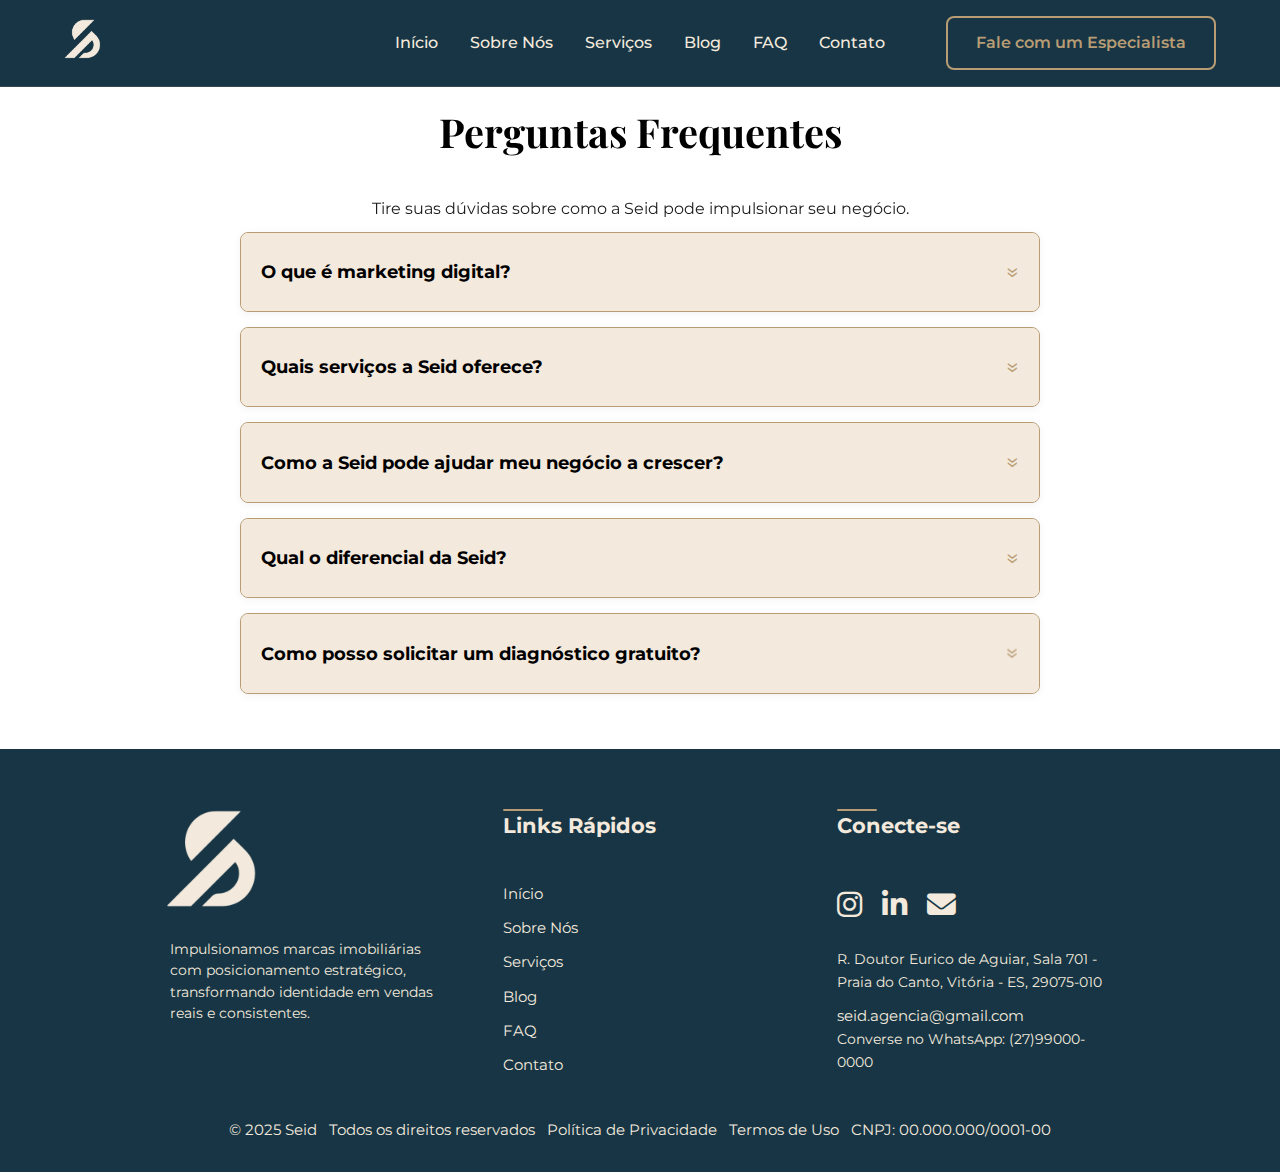
<file: faq.html>
<!DOCTYPE html>
<html lang="pt-BR">
<head>
    <meta charset="UTF-8">
    <meta name="viewport" content="width=device-width, initial-scale=1.0">
    <title>Contato - Agência SEID</title>
    <link rel="stylesheet" href="css/style.css">
    <link rel="stylesheet" href="https://cdnjs.cloudflare.com/ajax/libs/font-awesome/6.4.0/css/all.min.css">
    <link rel="stylesheet" href="https://unpkg.com/aos@next/dist/aos.css"/>
    <link rel="stylesheet" href="https://unpkg.com/swiper/swiper-bundle.min.css"/>
</head>
<body>
    <!-- Header | Cabeçalho -->
    <header>
        <nav class="navbar">
            <a href="index.html" class="logo"><img src="images/LogoSEID-champanhe.png" alt="Logo SEID"></a>
            <ul class="nav-links">
                <li><a href="index.html">Início</a></li>
                <li><a href="sobre.html">Sobre Nós</a></li>
                <li><a href="servicos.html">Serviços</a></li>
                <li><a href="blog.html">Blog</a></li>
                <li><a href="faq.html">FAQ</a></li>
                <li><a href="contato.html">Contato</a></li>
            </ul>
            <a href="contato.html" class="cta-button-nav">Fale com um Especialista</a>
        </nav>
    </header>

    <!-- Main -->
    <main> 

        <!-- Seção FAQ-->
        <section class="faq" id="faq">
            <div class="container">
                
                <!-- Texto acima do FAQ -->
                <h2 class="faq-tittle" data-aos="fade-up">Perguntas Frequentes</h2>
                <p class="faq-p" data-aos="fade-up" data-aos-delay="100">Tire suas dúvidas sobre como a Seid pode impulsionar seu negócio.</p>
                
                <!-- Conteúdo FAQ -->
                <div class="faq-container">
                    <!-- 1° Pergunta FAQ -->
                    <div class="faq-item">
                        <div class="faq-question" data-aos="fade-up">
                            <h3>O que é marketing digital?</h3>
                            <span class="faq-toggle-icon">»</span>
                        </div>
                        <!-- 1° Resposta FAQ -->
                        <div class="faq-answer">
                            <p>Marketing digital é o conjunto de estratégias e ações de marketing que utilizam canais digitais (como internet, redes sociais, e-mail, aplicativos) para promover produtos, serviços ou marcas. Ele permite alcançar um público muito maior, segmentar campanhas e medir resultados de forma precisa.</p>
                        </div>
                    </div>

                    <!-- 2° Pergunta FAQ -->
                    <div class="faq-item">
                        <div class="faq-question" data-aos="fade-up" data-aos-delay="150">
                            <h3>Quais serviços a Seid oferece?</h3>
                            <span class="faq-toggle-icon">»</span>
                        </div>
                        <!-- 2° Resposta FAQ -->
                        <div class="faq-answer">
                            <p>A Seid oferece soluções completas em marketing e vendas, incluindo: diagnóstico estratégico, planejamento de marca, gestão de redes sociais, copywriting, produção audiovisual (vídeos, fotografia), tráfego pago, SEO, automação de marketing e vendas, e análise de funil.</p>
                        </div>
                    </div>

                    <!-- 3° Pergunta FAQ -->
                    <div class="faq-item">
                        <div class="faq-question" data-aos="fade-up" data-aos-delay="200">
                            <h3>Como a Seid pode ajudar meu negócio a crescer?</h3>
                            <span class="faq-toggle-icon">»</span>
                        </div>
                        <!-- 3° Resposta FAQ -->
                        <div class="faq-answer">
                            <p>Nós combinamos estratégia, criatividade e performance para atrair, engajar e converter clientes. Através de um planejamento personalizado, conteúdo relevante e campanhas de tráfego pago otimizadas, aumentamos sua visibilidade, geramos leads qualificados e impulsionamos suas vendas.</p>
                        </div>
                    </div>

                    <!-- 4° Pergunta FAQ -->
                    <div class="faq-item">
                        <div class="faq-question" data-aos="fade-up" data-aos-delay="250">
                            <h3>Qual o diferencial da Seid?</h3>
                            <span class="faq-toggle-icon">»</span>
                        </div>
                        <!-- 4° Resposta FAQ -->
                        <div class="faq-answer">
                            <p>Nosso diferencial está na abordagem 360°, que integra todas as etapas do funil de vendas, desde a estratégia até a conversão. Somos obcecados por resultados e oferecemos soluções personalizadas, com uma equipe multidisciplinar que entende o seu negócio e transforma desafios em oportunidades de crescimento.</p>
                        </div>
                    </div>

                    <!-- 5° Pergunta FAQ -->
                    <div class="faq-item" data-aos="fade-up" data-aos-delay="300">
                        <div class="faq-question">
                            <h3>Como posso solicitar um diagnóstico gratuito?</h3>
                            <span class="faq-toggle-icon">»</span>
                        </div>
                        <!-- 5° Resposta FAQ -->
                        <div class="faq-answer">
                            <p>É simples! Basta preencher o formulário de contato nesta página, ou clicar no botão "Fale com um Especialista" no cabeçalho. Nossa equipe entrará em contato para agendar uma conversa e entender suas necessidades.</p>
                        </div>
                    </div>
                </div>
            </div>
        </section>
    </main>

    <!-- Footer | Rodapé -->
    <footer class="main-footer">
        <div class="footer-content">
            <div class="footer-column footer-about">
                <div class="footer-logo">
                    <img src="images/LogoSEID-champanhe.png" alt="Logo da Seid" class="footer-logo-img">
                    </div>
                <p>Impulsionamos marcas imobiliárias com posicionamento estratégico, transformando identidade em vendas reais e consistentes.</p>
            </div>
            <div class="footer-column footer-links">
                <h4>Links Rápidos</h4>
                <ul>
                    <li><a href="#index.html">Início</a></li>
                    <li><a href="sobre.html">Sobre Nós</a></li>
                    <li><a href="servicos.html">Serviços</a></li>
                    <li><a href="blog.html">Blog</a></li>
                    <li><a href="faq.html">FAQ</a></li>
                    <li><a href="contato.html">Contato</a></li>
                </ul>
            </div>
            <div class="footer-column footer-connect">
                <h4>Conecte-se</h4>
                <div class="social-icons-footer">
                    <a href="https://www.instagram.com/seid.mkt/" target="_blank" aria-label="instagram"><i class="fab fa-instagram"></i></a>
                    <a href="https://www.linkedin.com/in/pedro-borborema-269a45379/" target="_blank" aria-label="LinkedIn"><i class="fab fa-linkedin-in"></i></a>
                    <a href="mailto:seidagencia@gmail.com" aria-label="Email"><i class="fas fa-envelope"></i></a>
                </div>
                <p class="footer-address"><a>R. Doutor Eurico de Aguiar, Sala 701 - Praia do Canto, Vitória - ES, 29075-010</a></p>
                <p class="footer-email"><a href="mailto:seid.agencia@gmail.com" target="_blank">seid.agencia@gmail.com</a></p>
                <p class="footer-phone"><a href="https://wa.me/27990000000?text=Ol%C3%A1%2C%20vim%20do%20site" target="_blank">Converse no WhatsApp: (27)99000-0000</a></p>
            </div>
        </div>
        <div class="footer-bottom">
            <div class="footer-item">&copy; 2025 Seid</div>
            <div class="footer-item">Todos os direitos reservados</div>
            <div class="footer-item">Política de Privacidade</div>
            <div class="footer-item">Termos de Uso</div>
            <div class="footer-item">CNPJ: 00.000.000/0001-00</div>
        </div>
    </footer>

    <!-- Scripts -->
    <script src="https://unpkg.com/aos@next/dist/aos.js"></script>
    <script src="https://unpkg.com/swiper/swiper-bundle.min.js"></script>

    <script src="js/script.js"></script>
</body>
</html>
</file>
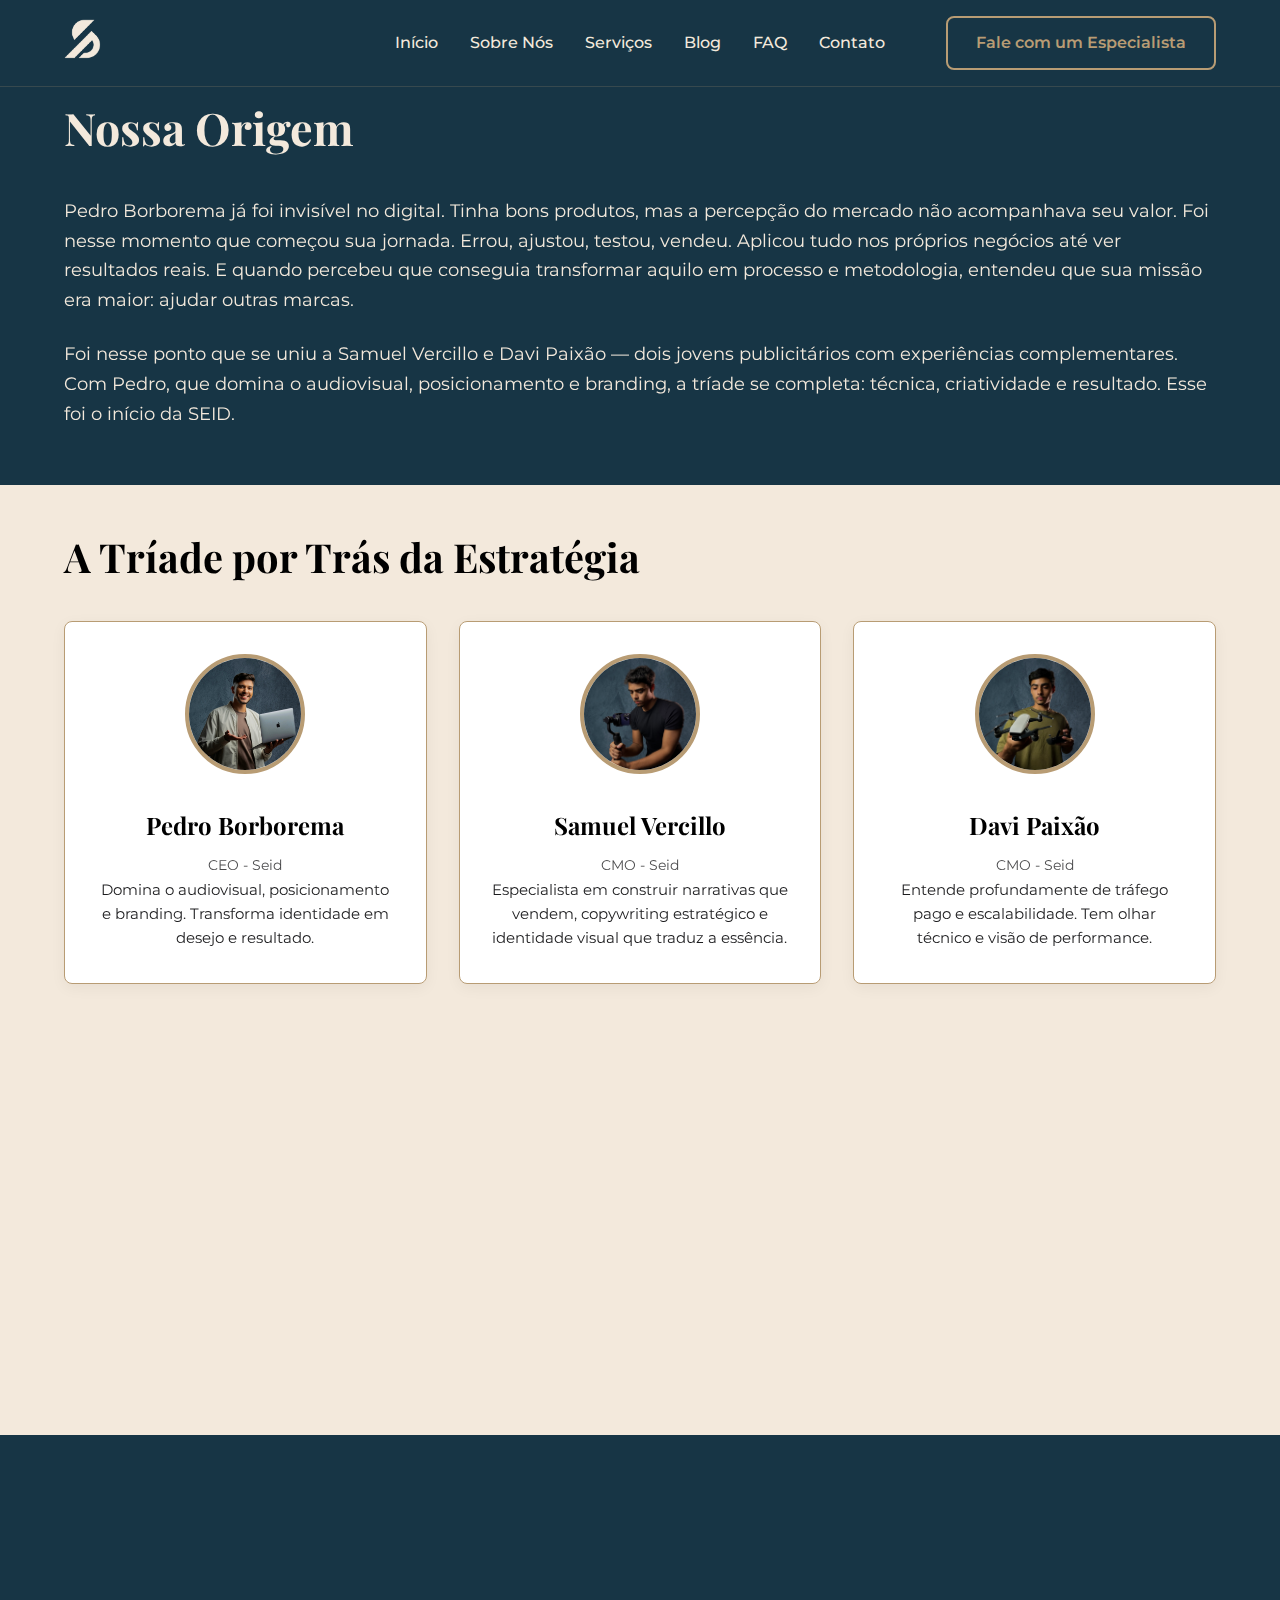
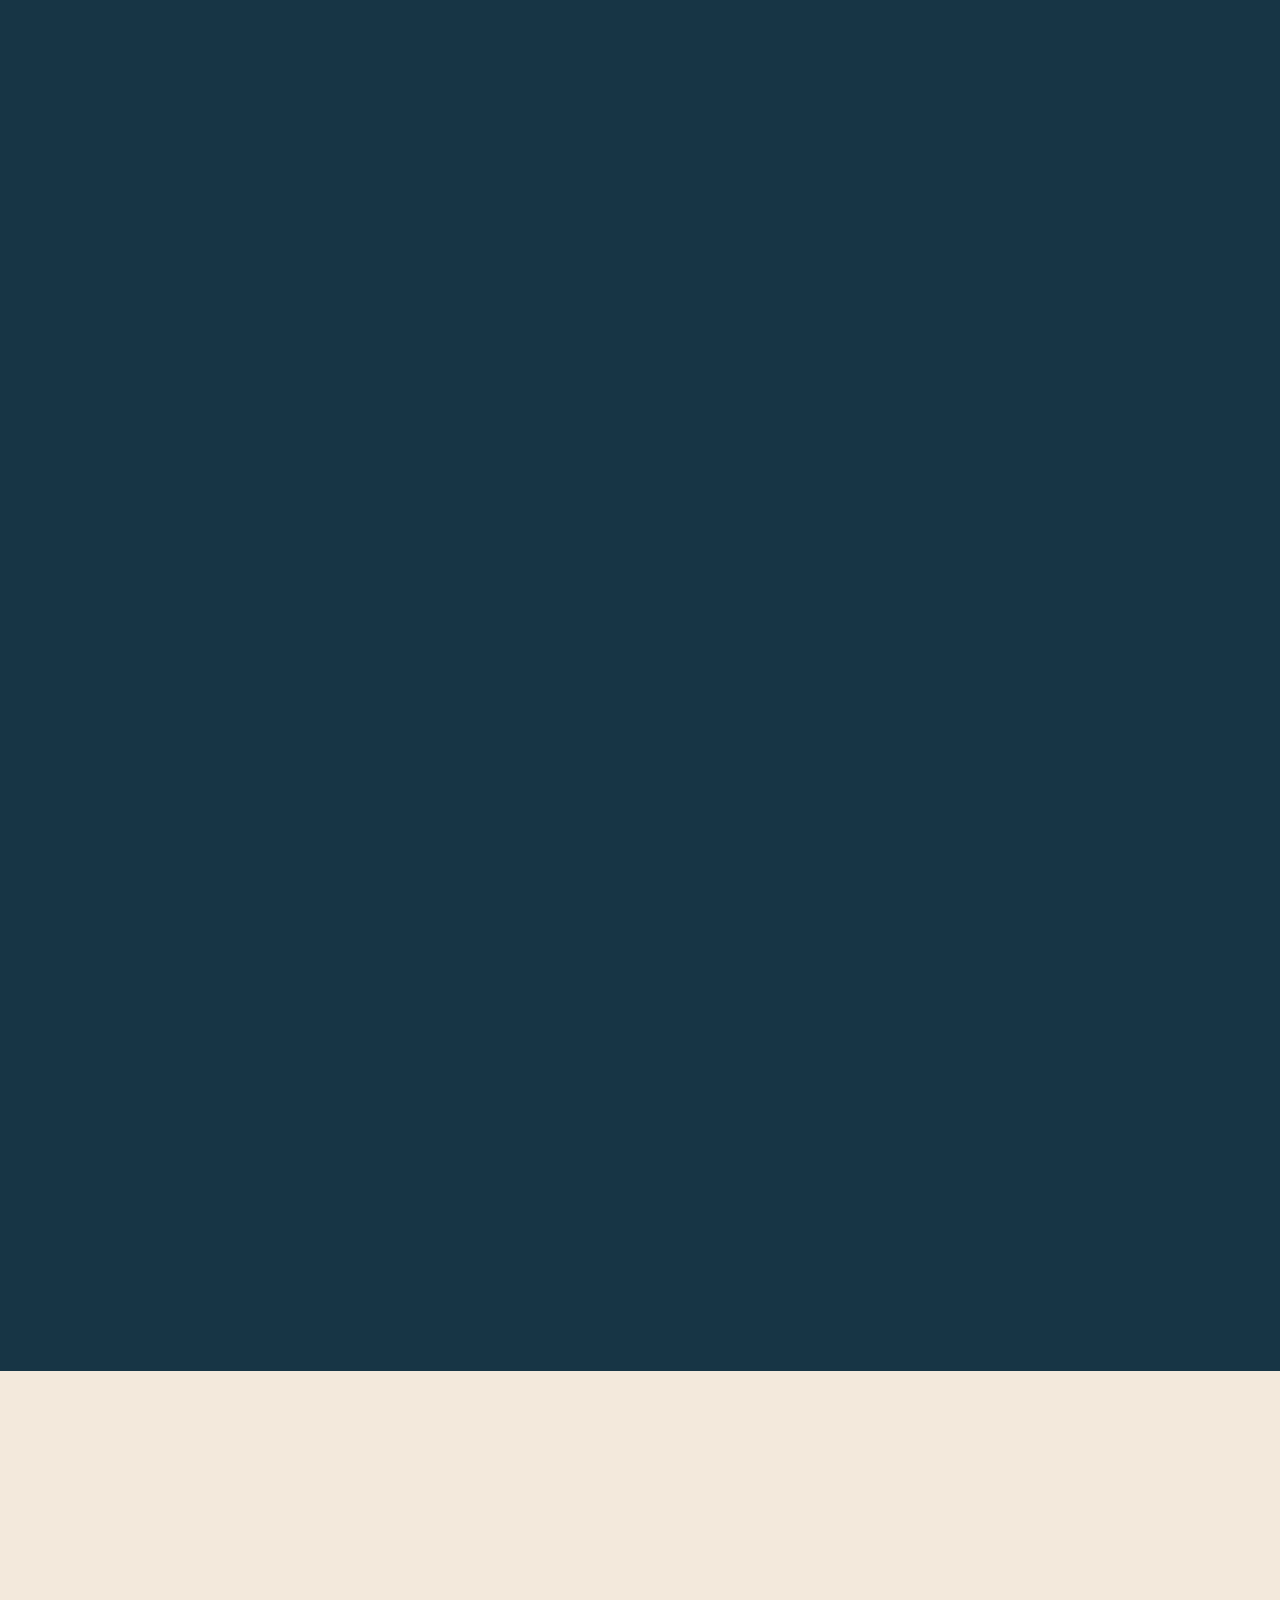
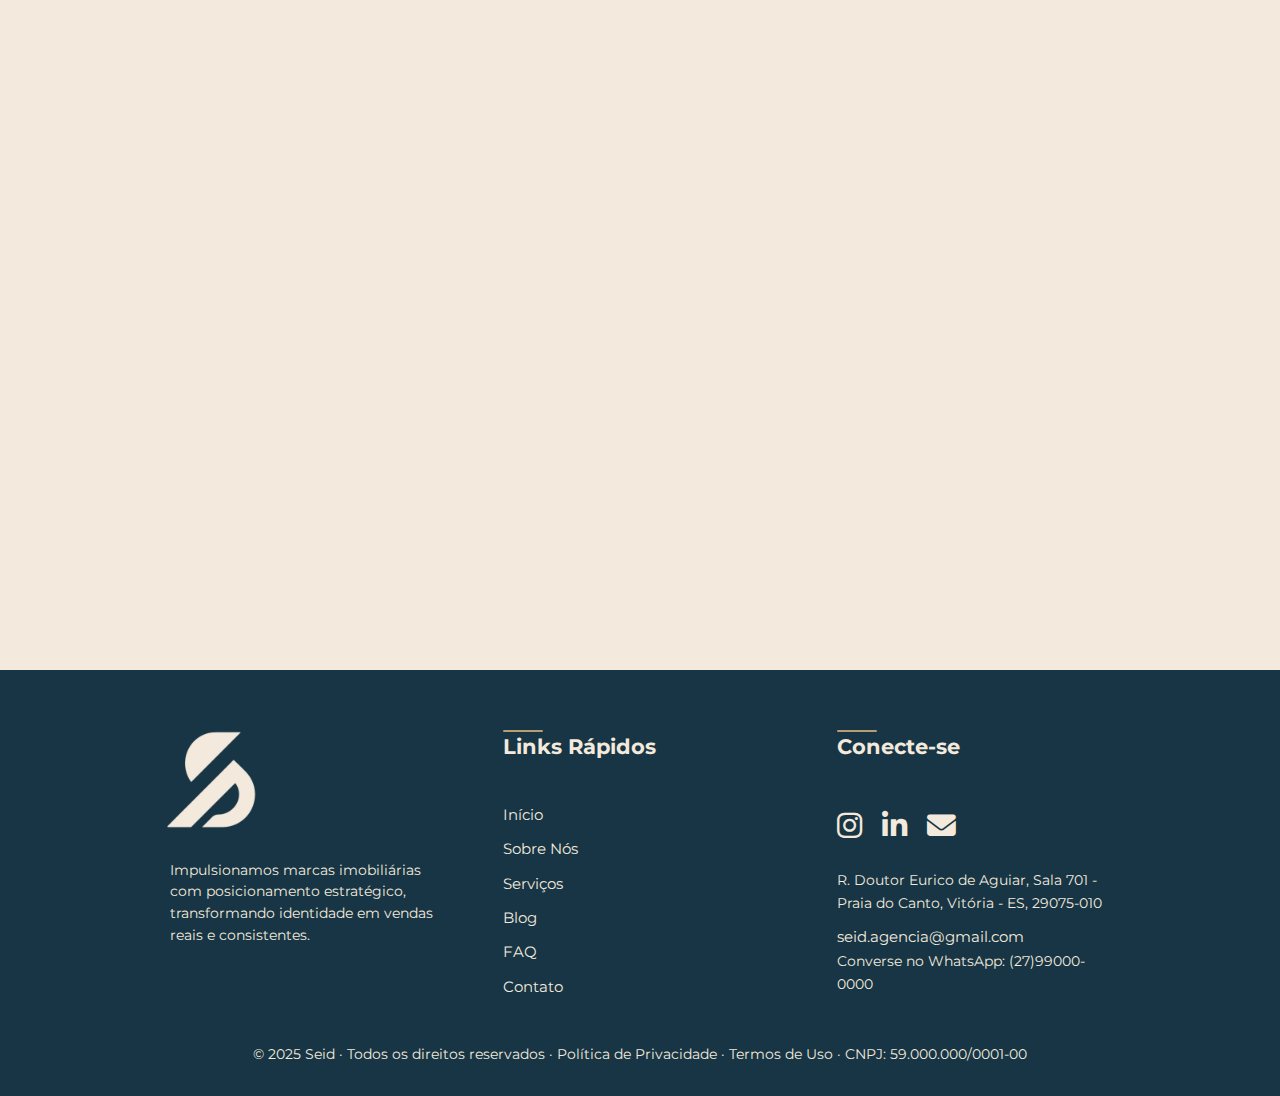
<file: sobre.html>
<!DOCTYPE html>
<html lang="pt-BR">
<head>
    <meta charset="UTF-8">
    <meta name="viewport" content="width=device-width, initial-scale=1.0">
    <title>Sobre Nós - Agência SEID</title>
    <link rel="stylesheet" href="css/style.css">
    <link rel="stylesheet" href="https://cdnjs.cloudflare.com/ajax/libs/font-awesome/6.4.0/css/all.min.css">
    <link rel="stylesheet" href="https://unpkg.com/aos@next/dist/aos.css"/>
    <link rel="stylesheet" href="https://unpkg.com/swiper/swiper-bundle.min.css"/>
</head>
<body>

    <!-- Header | Cabeçalho -->
    <header>
        <nav class="navbar">
            <a href="index.html" class="logo"><img src="images/LogoSEID-champanhe.png" alt="Logo SEID"></a>
            <ul class="nav-links">
                <li><a href="index.html">Início</a></li>
                <li><a href="sobre.html">Sobre Nós</a></li>
                <li><a href="servicos.html">Serviços</a></li>
                <li><a href="blog.html">Blog</a></li>
                <li><a href="faq.html">FAQ</a></li>
                <li><a href="contato.html">Contato</a></li>
            </ul>
            <a href="contato.html" class="cta-button-nav">Fale com um Especialista</a>
        </nav>
    </header>

    <main class="page-content">
        <!-- Origem -->
        <section class="history">
            <h1 data-aos="slide-down">Nossa Origem</h1>
            <p data-aos="fade-up" data-aos-delay="100">Pedro Borborema já foi invisível no digital. Tinha bons produtos, mas a percepção do mercado não acompanhava seu valor. Foi nesse momento que começou sua jornada. Errou, ajustou, testou, vendeu. Aplicou tudo nos próprios negócios até ver resultados reais. E quando percebeu que conseguia transformar aquilo em processo e metodologia, entendeu que sua missão era maior: ajudar outras marcas.</p>
            <p data-aos="fade-up" data-aos-delay="150">Foi nesse ponto que se uniu a Samuel Vercillo e Davi Paixão — dois jovens publicitários com experiências complementares. Com Pedro, que domina o audiovisual, posicionamento e branding, a tríade se completa: técnica, criatividade e resultado. Esse foi o início da SEID.</p>
        </section>

        <!-- Tríade & Metodologia -->
        <section class="team secao-clara">
            <!-- Tríade -->
            <h2 data-aos="fade-up">A Tríade por Trás da Estratégia</h2>
            <div class="team-grid">
                <div class="team-member" data-aos="fade-up">
                    <img src="images/pedro.jpg" alt="Foto de Pedro Borborema">
                    <h3>Pedro Borborema</h3>
                    <span class="author-title">CEO - Seid</span>
                    <p>Domina o audiovisual, posicionamento e branding. Transforma identidade em desejo e resultado.</p>
                </div>
                <div class="team-member" data-aos="fade-up" data-aos-delay="100">
                    <img src="images/samuel.jpg" alt="Foto de Samuel Vercillo">
                    <h3>Samuel Vercillo</h3>
                    <span class="author-title">CMO - Seid</span>
                    <p>Especialista em construir narrativas que vendem, copywriting estratégico e identidade visual que traduz a essência.</p>
                </div>
                <div class="team-member" data-aos="fade-up" data-aos-delay="200">
                    <img src="images/davi.jpg" alt="Foto de Davi Paixão">
                    <h3>Davi Paixão</h3>
                    <span class="author-title">CMO - Seid</span>
                    <p>Entende profundamente de tráfego pago e escalabilidade. Tem olhar técnico e visão de performance.</p>
                </div>
            </div>

            <!-- Metodologia -->
            <h2 data-aos="fade-up">Nossa Metodologia</h2> 
            <div class="methodology-grid">
                <div class="method-step" data-aos="fade-up" data-aos-delay="100">
                    <i class="fa-solid fa-magnifying-glass-chart"></i> <h3>Imersão e Diagnóstico</h3>
                    <p>Mergulhamos no seu negócio para entender profundamente sua identidade, seu público e seus desafios únicos.</p>
                </div>
                <div class="method-step" data-aos="fade-up" data-aos-delay="150">
                    <i class="fa-solid fa-sitemap"></i> <h3>Construção Estratégica</h3>
                    <p>Definimos o posicionamento, a identidade visual e a narrativa que irão conectar sua marca ao cliente ideal.</p>
                </div>
                <div class="method-step" data-aos="fade-up" data-aos-delay="200">
                    <i class="fa-solid fa-rocket"></i> <h3>Execução e Performance</h3>
                    <p>Ativamos sua marca nos canais certos com foco total em performance, otimizando para gerar resultados reais.</p>
                </div>
            </div>
        </section>

        <!-- Missão, Visão & Propósito + Valores -->
        <section class="mission">
            <h1 data-aos="fade-up">Nossa Missão, Visão & Propósito</h1>

            <div class="mission-grid">
                <div class="mission-item" data-aos="fade-up">
                    <h3 data-aos="fade-up" data-aos-delay="100">Missão</h3>
                    <p>Transformar o potencial de marcas do mercado imobiliário em resultados mensuráveis, através de um posicionamento que une sofisticação, estratégia e performance.</p>
                </div>
                
                <div class="mission-item" data-aos="fade-up">
                    <h3 data-aos="fade-up" data-aos-delay="150">Visão</h3>
                    <p>Ser a agência referência no Brasil em construção de marcas de alto valor para o setor imobiliário, reconhecida pela excelência e impacto nos negócios de nossos clientes.</p>
                </div>
                
                <div class="mission-item" data-aos="fade-up">
                    <h3 data-aos="fade-up" data-aos-delay="200">Propósito</h3>
                    <p>Fazer com que nossos clientes se destaquem com autenticidade, vendam mais e atraiam um público que se identifica com quem eles realmente são.</p>
                    <p>Ajudamos a transformar identidade em posicionamento, posicionamento em desejo — e desejo em resultado.</p>    
                </div>
            </div>
            
            <!-- Valores -->
            <h2 data-aos="fade-up">Nossos Valores</h2>
            <div class="values-grid">
                <div class="value-item" data-aos="zoom-in" data-aos-delay="100">
                    <h3>Excelência</h3>
                    <p>Entregamos com atenção aos detalhes, consistência de qualidade e busca contínua pela melhoria. Cada material carrega o nosso padrão técnico e estético.</p>
                </div>
                <div class="value-item" data-aos="zoom-in" data-aos-delay="150">
                    <h3>Sofisticação</h3>
                    <p>Nossa assinatura está presente na estética refinada, na clareza da comunicação e nas estratégias que elevam a percepção de valor da marca do cliente.</p>
                </div>
                <div class="value-item" data-aos="zoom-in" data-aos-delay="200"> 
                    <h3>Personalização</h3>
                    <p>Aprofundamos na identidade de cada cliente para criar soluções únicas. Nada aqui é genérico — cada projeto é construído a partir da essência, história e diferenciais reais de quem atendemos.</p>
                </div>
                <div class="value-item" data-aos="zoom-in" data-aos-delay="250">
                    <h3>Parceria</h3>
                    <p>Acreditamos em relações de confiança, proximidade e colaboração. Mais do que prestadores de serviço, somos aliados estratégicos na jornada do cliente.</p>
                </div>
                <div class="value-item" data-aos="zoom-in" data-aos-delay="300">
                    <h3>Resultado</h3>
                    <p>Todo esforço é orientado para gerar impacto real no negócio: mais percepção de valor, mais autoridade, mais vendas e crescimento sustentável.</p>
                </div>
            </div> 
        </section>

        <!-- Cases -->
        <section class="testimonials">
            <h2  data-aos="fade-up">Nossos Cases</h2>
            <div class="testimonial-grid">
                <!-- 1° Case -->
                <div class="testimonial-card" data-aos="fade-up">
                    <img src="images/pedro.jpg" alt="Foto de um cliente satisfeito" class="testimonial-avatar">
                    <p class="testimonial-quote">"A parceria com a SEID foi um divisor de águas. Eles não apenas entenderam nossa essência, mas a traduziram em uma marca forte que gera negócios diariamente."</p>
                    <div class="testimonial-author">
                        <span class="author-name">Pep Kite</span>
                        <span class="author-title">Corretora Alto Padrão</span>
                    </div>
                </div>
                
                <!-- 2° Case -->
                <div class="testimonial-card" data-aos="fade-up" data-aos-delay="100">
                    <img src="images/davi.jpg" alt="Foto de um cliente satisfeito" class="testimonial-avatar">
                    <p class="testimonial-quote">"A parceria com a SEID foi um divisor de águas. Eles não apenas entenderam nossa essência, mas a traduziram em uma marca forte que gera negócios diariamente."</p>
                    <div class="testimonial-author">
                        <span class="author-name">David Brazil </span>
                        <span class="author-title">CEO, BRC Real State</span>
                    </div>
                </div>
                
                <!-- 3° Case -->
                <div class="testimonial-card" data-aos="fade-up" data-aos-delay="150">
                    <img src="images/samuel.jpg" alt="Foto de um cliente satisfeito" class="testimonial-avatar">
                    <p class="testimonial-quote">"A parceria com a SEID foi um divisor de águas. Eles não apenas entenderam nossa essência, mas a traduziram em uma marca forte que gera negócios diariamente."</p>
                    <div class="testimonial-author">
                        <span class="author-name">Sam Jackson</span>
                        <span class="author-title">Corretor Imobiliária Leal</span>
                    </div>
                </div>
            </div>
        </section>

        <!-- CTA Final -->
        <section class="cta-final">
            <h2 data-aos="fade-up">Pronto para construir uma marca de impacto?</h2>
            <p data-aos="fade-up" data-aos-delay="100">Vamos conversar sobre como a metodologia SEID pode transformar a percepção e os resultados do seu negócio.</p>
            <a href="contato.html" class="cta-button-final" data-aos="flip-up" data-aos-delay="250">Fale com um Especialista</a>
        </section>
    </main>

    <!-- Footer | Rodapé -->
    <footer class="main-footer">
        <div class="footer-content">
            <div class="footer-column footer-about">
                <div class="footer-logo">
                    <img src="images/LogoSEID-champanhe.png" alt="Logo da Seid" class="footer-logo-img">
                    </div>
                <p>Impulsionamos marcas imobiliárias com posicionamento estratégico, transformando identidade em vendas reais e consistentes.</p>
            </div>
            <div class="footer-column footer-links">
                <h4>Links Rápidos</h4>
                <ul>
                    <li><a href="#inicio">Início</a></li>
                    <li><a href="#sobre">Sobre Nós</a></li>
                    <li><a href="#servicos">Serviços</a></li>
                    <li><a href="#blog">Blog</a></li>
                    <li><a href="#faq">FAQ</a></li>
                    <li><a href="#contato">Contato</a></li>
                </ul>
            </div>
            <div class="footer-column footer-connect">
                <h4>Conecte-se</h4>
                <div class="social-icons-footer">
                    <a href="https://www.instagram.com/seid.mkt/?igsh=MjhtMzh4a256bnpk#" target="_blank" aria-label="instagram"><i class="fab fa-instagram"></i></a>
                    <a href="https://www.linkedin.com/company/seidmkt/" target="_blank" aria-label="LinkedIn"><i class="fab fa-linkedin-in"></i></a>
                    <a href="mailto:seid.agencia@gmail.com" aria-label="Email"><i class="fas fa-envelope"></i></a>
                </div>
                <p class="footer-address"><a>R. Doutor Eurico de Aguiar, Sala 701 - Praia do Canto, Vitória - ES, 29075-010</a></p>
                <p class="footer-email"><a href="mailto:seid.agencia@gmail.com" target="_blank">seid.agencia@gmail.com</a></p>
                <p class="footer-phone"><a href="https://wa.me/27992463273?text=Ol%C3%A1%2C%20vim%20do%20site" target="_blank">Converse no WhatsApp: (27)99000-0000</a></p>
            </div>
        </div>
        <div class="footer-bottom">
           <p>&copy; 2025 Seid &middot; Todos os direitos reservados &middot; Política de Privacidade &middot; Termos de Uso &middot; CNPJ: 59.000.000/0001-00</p>
        </div>
    </footer>

    <!-- Scripts -->
    <script src="https://unpkg.com/aos@next/dist/aos.js"></script>
    <script src="https://unpkg.com/swiper/swiper-bundle.min.js"></script>

    <script src="js/script.js"></script>
</body>
</html>
</file>
<file: css/style.css>
/* Importa as fontes do Google. Esta deve ser sempre a primeira regra no arquivo. */
@import url('https://fonts.googleapis.com/css2?family=Montserrat:wght@300;400;500;600&family=Playfair+Display:wght@700&display=swap');


/* 1. Variáveis Globais (Paleta de Cores e Fontes) */
:root {
    /* Cores de Fundo */
    --cor-fundo-principal: #173545;  /* Azul escuro, o fundo principal do site */
    --cor-fundo-claro: #FFFFFF;     /* Branco puro para seções ou cards com fundo claro */
    --cor-destaque-fundo: #F3E9DC;  /* Champagne Claro */


    /* Cores de Texto */
    --cor-texto-claro: #F3E9DC;      /* Texto principal para ser usado sobre fundos escuros */
    --cor-texto-escuro: #000000;     /* Preto para textos sobre fundos claros */
    --cor-texto-escuro-sec: #1C1C1E; /* Cinza escuro para textos secundários sobre fundos claros */


    /* Cor de Ação (Call to Action) */
    --cor-cta: #B89C74;             /* Dourado Queimado */


    /* Fontes */
    --fonte-principal: 'Montserrat', sans-serif;
    --fonte-secundaria: 'Playfair Display', serif;
}


/* 2. Estilos Globais do Corpo da Página */
* {
    margin: 0;
    padding: 0;
    box-sizing: border-box;
}
body {
    font-family: var(--fonte-principal);
    background-color: var(--cor-fundo-principal); /* Fundo escuro como padrão */
    color: var(--cor-texto-claro); /* Texto claro como padrão */
    line-height: 1.6;
}

/* 3. Header e Navegação */
header {
    position: fixed; /* Fixa o header na tela */
    top: 0;          /* Alinha no topo */
    left: 0;         /* Alinha à esquerda */
    width: 100%;     /* Faz ocupar a largura toda */
    z-index: 1000;   /* Garante que fique sobre outros elementos */
    transition: background-color 0.4s ease, box-shadow 0.4s ease;

}
header.scrolled .navbar {
    /* Cor #173545 com 95% de opacidade */
    background-color: rgba(23, 53, 69, 0.95); 
    box-shadow: 0 2px 15px rgba(0, 0, 0, 0.1);
    /* Adiciona um efeito de desfoque no fundo para um visual mais moderno (opcional) */
    backdrop-filter: blur(10px);
    -webkit-backdrop-filter: blur(10px); /* Para compatibilidade com Safari */
}
/* CENTRALIZAR O BOTÃO */
.button-wrapper {
    text-align: center;
}


main {
    padding-top: 60px; /* Empurra todo o conteúdo principal para baixo */
}
.navbar {
    display: grid;
    grid-template-columns: 1fr auto 1fr; /* A 'mágica' está aqui */
    align-items: center;
    padding: 1rem 5%;
    background-color: var(--cor-fundo-principal);
    border-bottom: 1px solid rgba(184, 156, 116, 0.2);
    gap: 2rem;
}


.nav-links {
    display: flex;
    justify-content: center; /* Centraliza os links dentro da sua coluna */
    list-style: none;
    gap: 2rem;
    /* Não precisa mais de flex-grow */
}


.navbar .cta-button-nav {
    justify-self: end;
}
.logo img {
    height: 40px;
}


.nav-links a {
    text-decoration: none;
    color: var(--cor-texto-claro);
    font-weight: 500;
    transition: color 0.3s ease;
}


.nav-links a:hover {
    color: var(--cor-cta);
}


/* 4. Botões e Links */
.cta-button, .cta-button-nav, .cta-button-secondary, .cta-button-final{
    padding: 12px 28px;
    text-decoration: none;
    font-weight: 600;
    border-radius: 8px;
    transition: all 0.3s ease;
    display: inline-block;
    border: 2px solid transparent; /* Base para transição suave */
    cursor: pointer;
}
/* --- CTA Botão --- */
.contact-form-section form .cta-button {
    width: 100%;
    margin-top: 10px;
}
.cta-button { /* Botão principal (preenchido) */
    background-color: var(--cor-cta);
    color: var(--cor-fundo-principal);
    border-color: var(--cor-cta);
}
.cta-button:hover {
    filter: brightness(1.1); /* Efeito de brilho sutil */
    transform: translateY(-2px);
}


.cta-button-nav { /* Botão do header (vazado) */
    background-color: transparent;
    color: var(--cor-cta);
    border-color: var(--cor-cta);
}
.cta-button-nav:hover {
    background-color: var(--cor-cta);
    color: var(--cor-fundo-principal);
}


.cta-button-secondary { /* Botão secundário (vazado claro) */
    background-color: transparent;
    color: var(--cor-cta);
    border-color: var(--cor-cta);
}


/* REGRA DO HOVER ALTERADA */
.cta-button-secondary:hover {
    background-color: var(--cor-cta);
    border-color: var(--cor-cta);
    color: var(--cor-fundo-principal);
}


/* 5. Estilos de Seções */
section {
    padding: 2.5rem 5%;
}


section h2 {
    text-align: left;
    font-size: 2.5rem;
    font-family: var(--fonte-secundaria);
    margin-bottom: 2rem;
    color: var(--cor-texto-claro); /* Título claro por padrão */
}


/* CLASSE AUXILIAR para seções com fundo claro */
.secao-clara {
    background-color: var(--cor-fundo-claro);
    color: var(--cor-texto-escuro-sec);
}
.secao-clara h2 {
    color: var(--cor-texto-escuro);
}


/* Hero Section */
.hero {
    background: linear-gradient(var(--cor-fundo-principal)), url('../images/hero-bg.jpg') no-repeat center center/cover;
    color: var(--cor-fundo-claro);
    padding: 6rem 2rem 3rem;
   
    /* Novas regras para centralização */
    display: flex;
    justify-content: center;
    align-items: center;
    text-align: center;
}


.hero-content {
    /* Define um limite de largura para melhor leitura */
    max-width: 900px;
}


.hero-content h1 {
    font-family: var(--fonte-secundaria);
    font-size: 3rem;
    line-height: 1.2; /* Melhora o espaçamento entre linhas do título */
}


.hero-content p {
    margin-top: 1rem; /* Adiciona um pequeno espaço entre o título e o parágrafo */
    font-size: 1.1rem;
    opacity: 0.9; /* Deixa o parágrafo um pouco mais sutil */
}


.hero .cta-button {
    /* Adiciona o espaçamento extra solicitado acima do botão */
    margin-top: 2.5rem;
}


/* Depoimentos */
/* Depoimentos (Layout com Cards) */
.testimonials {
    background-color: var(--cor-destaque-fundo);
    color: var(--cor-texto-escuro-sec);
}


.testimonials h2 {
    color: var(--cor-texto-escuro);
    text-align: center;
}


.testimonial-grid {
    display: grid;
    grid-template-columns: repeat(auto-fit, minmax(320px, 1fr)); /* Cria um grid responsivo */
    gap: 2rem; /* Espaço entre os cards */
    margin-top: 3rem;
}


.testimonial-card {
    background-color: var(--cor-fundo-claro);
    border-radius: 8px;
    padding: 2rem;
    text-align: center;
    display: flex;
    flex-direction: column;
    align-items: center;
    box-shadow: 0 4px 15px rgba(0, 0, 0, 0.05); /* Sombra sutil */
}


.testimonial-avatar {
    width: 80px;
    height: 80px;
    border-radius: 50%; /* Deixa a foto redonda */
    object-fit: cover; /* Garante que a foto não fique distorcida */
    margin-bottom: 1.5rem;
    border: 3px solid var(--cor-cta); /* Borda com a cor de destaque */
}


.testimonial-quote {
    font-style: italic;
    font-size: 1rem;
    line-height: 1.6;
    margin-bottom: 1.5rem;
    flex-grow: 1; /* Faz com que o texto ocupe o espaço para alinhar os rodapés */
}


.testimonial-author {
    margin-top: auto; /* Alinha o autor na base do card */
}
.cta-button-final{
    background-color: var(--cor-fundo-principal);
    color: var(--cor-cta);
    border-color: var(--cor-cta);
}
.cta-button-final:hover{
    background-color: var(--cor-cta);
    color: var(--cor-texto-escuro-sec);
}
.author-name {
    display: block;
    font-weight: 600;
    color: var(--cor-texto-escuro);
}


.author-title {
    font-size: 0.9rem;
    color: var(--cor-texto-escuro-sec);
    opacity: 0.8;
}


/* Portfólio (Itens com fundo branco) */
/* Portfólio (Layout com Cards) */
.portfolio-grid {
    display: grid;
    grid-template-columns: repeat(auto-fit, minmax(350px, 1fr)); /* Grid responsivo */
    gap: 2.5rem; /* Espaçamento entre os cards */
}


.portfolio-item {
    background-color: var(--cor-fundo-claro);
    border-radius: 8px;
    overflow: hidden; /* Garante que a imagem respeite as bordas arredondadas */
    box-shadow: 0 4px 25px rgba(0, 0, 0, 0.08);
    text-align: left; /* Alinha o texto à esquerda */
    transition: transform 0.3s ease, box-shadow 0.3s ease;
}


.portfolio-item:hover {
    transform: translateY(-8px); /* Efeito de 'levantar' o card */
    box-shadow: 0 10px 30px rgba(0, 0, 0, 0.12);
}


.portfolio-item img {
    width: 100%;
    height: 250px;
    object-fit: cover; /* Garante que a imagem preencha o espaço sem distorcer */
    display: block;
}


.portfolio-info {
    padding: 1.5rem 2rem;
}


.portfolio-category {
    display: block;
    font-size: 0.8rem;
    font-weight: 600;
    color: var(--cor-cta);
    text-transform: uppercase;
    letter-spacing: 0.5px;
    margin-bottom: 0.5rem;
}


.portfolio-item h3 {
    font-family: var(--fonte-secundaria);
    font-size: 1.5rem;
    color: var(--cor-texto-escuro);
    margin-bottom: 0.75rem;
}


.portfolio-item p {
    font-size: 1rem;
    line-height: 1.6;
    color: var(--cor-texto-escuro-sec);
}


/* Estilo do antigo link 'veja os serviços' que agora é um botão */
.link-discreto {
    display: none; /* Escondemos o link antigo, pois adicionamos um botão CTA no HTML */
}
/* Valores (Sobre Nós) */
.value-item h3 {
    color: var(--cor-cta);
}
/* 6. Estilo da Seção de Vídeo Institucional */
.video-institucional {
    text-align: center;
    background-color: #16242b; /* Um tom ligeiramente diferente para destacar */
}


.video-institucional h2 {
    margin-bottom: 2.5rem; /* Espaçamento abaixo do título */
}


.video-container {
    width: 100%;
    max-width: 900px; /* Largura máxima do vídeo */
    margin: 0 auto; /* Centraliza o container */
}


.video-container video {
    width: 100%; /* Faz o vídeo ocupar todo o espaço do container */
    height: auto; /* Mantém a proporção correta automaticamente */
    display: block; /* Remove espaços extras indesejados */
    border-radius: 5px; /* Adiciona bordas levemente arredondadas */
}
/* Sobre (Resumo) - Layout de 2 Colunas */
.about-summary {
    background-color: var(--cor-fundo-principal); /* Mantém o fundo escuro */
    padding: 6rem 5%; /* Aumenta o espaçamento vertical */
}


.about-summary-container {
    display: grid;
    grid-template-columns: 1fr 1fr; /* Duas colunas de larguras iguais */
    align-items: center; /* Alinha verticalmente a imagem e o texto */
    gap: 2rem; /* Espaço entre a imagem e o texto */
    max-width: 1200px; /* Limita a largura máxima */
    margin: 0 auto; /* Centraliza o container */
}
.about-summary-content {
    /* Instrui o container do texto a ocupar a primeira coluna (esquerda) */
    grid-column: 1;
}


.about-summary-image {
    /* Instrui o container da imagem a ocupar a segunda coluna (direita) */
    grid-column: 2;
}
.about-summary-image img {
    width: 100%;
    border-radius: 8px;
    object-fit: cover;
}


.about-summary-content h2 {
    font-size: 2.5rem;
    font-family: var(--fonte-secundaria);
    line-height: 1.3;
    margin-bottom: 1.5rem;
    position: relative;
}


/* Linha decorativa abaixo do título */
.about-summary-content h2::after {
    content: '';
    display: block;
    width: 60px;
    height: 3px;
    background-color: var(--cor-cta);
    margin-top: 1rem;
}


.about-summary-content p {
    font-size: 1.1rem;
    line-height: 1.7;
    opacity: 0.9;
    margin-bottom: 2.5rem;
}
/* Blog Section */
.blog-grid {
    display: grid;
    grid-template-columns: repeat(auto-fit, minmax(320px, 1fr));
    gap: 2.5rem;
}


.blog-post {
    background-color: var(--cor-fundo-claro);
    border-radius: 8px;
    overflow: hidden;
    box-shadow: 0 4px 25px rgba(0, 0, 0, 0.08);
    transition: transform 0.3s ease, box-shadow 0.3s ease;
}


.blog-post:hover {
    transform: translateY(-8px);
    box-shadow: 0 10px 30px rgba(0, 0, 0, 0.12);
}


.blog-post-link {
    text-decoration: none; /* Remove o sublinhado do link que envolve o card */
    color: inherit;
    display: flex;
    flex-direction: column;
    height: 100%; /* Faz o link ocupar toda a altura do card */
}


.blog-post img {
    width: 100%;
    height: 220px;
    object-fit: cover;
}


.blog-post-info {
    padding: 1.5rem;
    display: flex;
    flex-direction: column;
    flex-grow: 1; /* Permite que este container cresça */
}


.blog-post-info h3 {
    font-family: var(--fonte-secundaria);
    font-size: 1.4rem;
    color: var(--cor-texto-escuro);
    margin-bottom: 0.75rem;
}


.blog-post-info p {
    font-size: 1rem;
    line-height: 1.6;
    color: var(--cor-texto-escuro-sec);
    flex-grow: 1; /* Empurra o "Leia mais" para o final do card */
}


.read-more {
    color: var(--cor-cta);
    font-weight: 600;
    text-decoration: none;
    margin-top: 1rem; /* Espaço entre o parágrafo e o link */
    transition: all 0.2s ease;
}


/* Adiciona uma seta para indicar ação */
.read-more::after {
    content: ' →';
    transition: transform 0.2s ease;
    display: inline-block;
}


.blog-post:hover .read-more::after {
    transform: translateX(5px); /* Move a seta para a direita no hover */
}
/* Estilização para as setas do carrossel de depoimentos */
.testimonial-slider {
    /* Define a cor das setas e da paginação (bolinhas) */
    --swiper-navigation-color: var(--cor-cta); /* Usando sua cor dourada! */

    /* Define o tamanho das setas */
    --swiper-navigation-size: 20px; /* Você pode aumentar ou diminuir este valor */
}

.swiper-button-prev,
.swiper-button-next {
    opacity: 0.7;
    transition: opacity 0.3s ease;
}

.swiper-button-prev:hover,
.swiper-button-next:hover {
    opacity: 1;
}

/* 7. Footer */
/* Rodapé */
.main-footer {
    background-color: var(--cor-fundo-principal);
    color: #000000;
    padding: 60px 20px 30px;
    text-align: center;
    font-size: 0.9rem;
}


.footer-content {
    display: flex;
    justify-content: space-between;
    align-items: flex-start;
    max-width: 960px;
    margin: 0 auto 40px;
    flex-wrap: wrap;
    gap: 40px;
    color: #F3E9DC;
}


.footer-column {
    flex: 1;
    min-width: 250px;
    padding: 0 10px;
    text-align: left;
}


.footer-column h4 {
    font-size: 1.3rem;
    color: #F3E9DC;
    margin-bottom: 25px;
    position: relative;
    padding-bottom: 15px;
}
.footer-column h4::before {
    content: '';
    position: absolute;
    left: 0;
    top: 0;
    width: 40px;
    height: 2px;
    background-color: #B89C74;
    border-radius: 1px;
}
.footer-phone a {
    color: #F3E9DC;
    text-decoration: none;
    transition: color 0.3s ease;
}


.footer-phone a:hover {
    color: #25d366;
}


.footer-email a {
    color: #F3E9DC;
    text-decoration: none;
    transition: color 0.3s ease, text-decoration 0.3s ease;
}


.footer-email a:hover {
    color: var(--cor-cta);
}


.footer-logo-img {
    max-width: 100px;
    height: auto;
    display: block;
    margin-bottom: 10px;
    margin-left: -5px;
}


.footer-about .footer-logo {
    display: flex;
    align-items: center;
    gap: 10px;
    font-size: 1.5rem;
    font-weight: 700;
    color: #F3E9DC;
    margin-bottom: 20px;
    position: relative;
    padding-top: 0;
}
.footer-about .footer-logo::before {
    content: '';
    position: absolute;
    left: 0;
    top: 0;
    width: 40px;
    height: 2px;
    background-color: #B89C74;
    border-radius: 1px;
    display: none;
}
.footer-about .footer-logo .footer-logo-icon {
    color: #B89C74;
    font-size: 1.8rem;
}


.footer-about p {
    font-size: 0.9rem;
    color: #F3E9DC;
    line-height: 1.5;
    margin-bottom: 0;
    max-width: none;
}


.footer-links ul {
    list-style: none;
    padding: 0;
}
.footer-links ul li {
    margin-bottom: 10px;
}
.footer-links ul li:last-child {
    margin-bottom: 0;
}
.footer-links ul li a {
    color: #F3E9DC;
    font-size: 0.95rem;
    transition: color 0.3s ease;
    text-decoration: none;
}
.footer-links ul li a:hover {
    color: #B89C74;
    text-decoration: none;
}


.social-icons-footer {
    display: flex;
    gap: 20px;
    margin-bottom: 20px;
}
.social-icons-footer a {
    font-size: 1.8rem;
    color: #F3E9DC;
    transition: color 0.3s ease, transform 0.3s ease;
}
.social-icons-footer a:hover {
    transform: translateY(-3px);
}


.social-icons-footer a:hover .fab.fa-instagram {
    color: #E1306C;
}
.social-icons-footer a:hover .fab.fa-linkedin-in {
    color: #0077b5;
}
.social-icons-footer a:hover .fas.fa-envelope {
    color: #B89C74;
}


.footer-email {
    font-size: 0.95rem;
    color: var(--cor-texto-claro);
    margin-top: 10px;
}


.footer-bottom {
    display: flex;
    justify-content: center;
    align-items: center;
    flex-wrap: wrap; /* Permite que os itens quebrem a linha se não houver espaço */
    gap: 5px 12px;   /* Espaçamento vertical e horizontal entre os itens */
    font-size: 0.95rem;
    color: var(--cor-texto-claro);
}
.footer-divider{
    border: var(--cor-cta);
}
.footer-bottom p {
    font-size: 0.85rem;
    color: var(--cor-texto-claro);
    margin-top: 5px;
    margin-top: 5px;
    max-width: none;
    text-decoration: none;
    transition: color 0.3s ease;
}
.footer-bottom a {
    color: var(--cor-texto-escuro);
    text-decoration: none;
    transition: color 0.3s ease;
}
.footer-bottom p a:hover {
    color: var(--cor-cta);
}

/* /****** PÁGINA SOBRE NÓS ******/
/* 1. Ajustes na seção de Origem para melhor legibilidade e impacto */
.history {
    padding: 2rem 5%;
    text-align: left !important;
}
.history-container{
    max-width: 800px;
    margin: 0 auto;
    text-align: left;
}
.history h1 {
    font-family: var(--fonte-secundaria); /* Usa a fonte de destaque para o título */
    font-size: 2.8rem;                    /* Aumenta o impacto do título */
    color: var(--cor-texto-claro);
    margin-bottom: 2rem;
    text-align: left;
}
.history p {
    font-size: 1.1rem;      /* Aumenta a fonte do parágrafo para leitura confortável */
    line-height: 1.7;       /* Melhora o espaçamento entre as linhas */
    opacity: 0.9;           /* Deixa o texto ligeiramente mais sutil que o branco puro */
    margin-bottom: 1.5rem;  /* Adiciona espaço entre os parágrafos */
    color: var(--cor-texto-claro);
    text-align: left;
}
/* 2. Estilização dos cards da equipe para um visual mais refinado */
.team.secao-clara{
    background-color: var(--cor-destaque-fundo);
}
.team.secao-clara{
    color: var(--cor-texto-escuro);
}

.team-member {
    background-color: var(--cor-fundo-claro);
    border: 1px solid var(--cor-cta);                  /* Adiciona uma borda muito sutil */
    border-radius: 8px;                         /* Arredonda as bordas do card */
    padding: 2rem;
    text-align: center;
    box-shadow: 0 4px 15px rgba(0, 0, 0, 0.05); /* Aplica uma sombra suave para dar profundidade */
    transition: transform 0.3s ease, box-shadow 0.3s ease; /* Animação suave no hover */
}
/* Garante que a "tríade" seja exibida em colunas */
.team-grid {
    display: grid;
    /* Cria colunas responsivas: elas se ajustam automaticamente.
       Em telas largas, caberão até 3 colunas. Em telas menores, podem virar 2 ou 1. */
    grid-template-columns: repeat(auto-fit, minmax(300px, 1fr));
    gap: 2rem; /* Define o espaçamento entre os cards */
}
.team-grid + h2{
    margin-top: 2.5rem;
}


.team-member:hover {
    transform: translateY(-8px);                 /* Eleva o card ao passar o mouse */
    box-shadow: 0 10px 30px rgba(0, 0, 0, 0.1);  /* Aumenta a sombra no hover */
}

.team-member img {
    width: 120px;                               /* Define um tamanho para a imagem */
    height: 120px;
    border-radius: 50%;                         /* Deixa a imagem redonda */
    object-fit: cover;                          /* Garante que a foto não fique distorcida */
    margin: 0 auto 1.5rem auto;                 /* Centraliza e adiciona margem inferior */
    border: 4px solid var(--cor-cta);           /* Adiciona uma borda com a cor de destaque (dourado) */
}
.team-member h3 {
    font-family: var(--fonte-secundaria);
    font-size: 1.5rem;
    color: var(--cor-texto-escuro);
    margin-bottom: 0.5rem;
}
.team-member p {
    color: var(--cor-texto-escuro-sec);
    font-size: 0.95rem;
}
.team-member.author-title{
    color: var(--cor-texto-escuro);
}
/* 3. Melhorias visuais na seção de Pilares */
.values-grid {
    display: grid;
    grid-template-columns: repeat(auto-fit, minmax(280px, 1fr)); /* Grid responsivo */
    gap: 1.5rem;
}
.value-item {
    /* O estilo original já tem uma base ótima, vamos refinar */
    background-color: rgba(255, 255, 255, 0.02); /* Fundo transparente quase imperceptível */
    border: 1px solid rgba(184, 156, 116, 0.3);
    padding: 2.5rem 2rem;
    text-align: center;
    border-radius: 8px;                          /* Arredonda as bordas */
    transition: background-color 0.3s ease, border-color 0.3s ease, transform 0.3s ease;/* Animação suave */
}
.value-item:hover {
    background-color: var(--cor-fundo-principal); /* Mantém o fundo escuro no hover */
    border-color: var(--cor-cta);                 /* Destaca a borda com a cor dourada */
    transform: translateY(-5px);                  /* Leve elevação no hover */
}
.value-item h3 {
    font-family: var(--fonte-secundaria);
    color: var(--cor-cta);
    font-size: 1.4rem;
    margin-bottom: 1rem;
}
.value-item p {
    color: var(--cor-texto-claro);
    opacity: 0.8; /* Suaviza o texto do parágrafo */
}
/* 4. Estilo da Seção de Missão e Visão */
.mission{
    padding: 4rem 5%;
    text-align: left !important;
}
.mission h1 {
    font-family: var(--fonte-secundaria); /* Usa a fonte de destaque para o título */
    font-size: 2.8rem;                    /* Aumenta o impacto do título */
    color: var(--cor-texto-claro);
    margin-bottom: 2rem;
    text-align: left;
}
.mission h3 {
    font-family: var(--fonte-secundaria); /* Usa a fonte de destaque para o título */
    font-size: 2rem;                    /* Aumenta o impacto do título */
    color: var(--cor-cta);
    margin-bottom: 2rem;
    text-align: left;
}
.mission p {
    font-size: 1.1rem;      /* Aumenta a fonte do parágrafo para leitura confortável */
    line-height: 1.7;       /* Melhora o espaçamento entre as linhas */
    opacity: 0.9;           /* Deixa o texto ligeiramente mais sutil que o branco puro */
    margin-bottom: 1.5rem;  /* Adiciona espaço entre os parágrafos */
    color: var(--cor-texto-claro);
    text-align: left;
}
/* Estilo para a linha divisória da seção de missão */
.mission-divider {
    border: none; /* Remove a borda padrão do navegador */
    height: 1px;  /* Define a espessura da linha */
    background-color: var(--cor-cta); /* Define a cor dourada com transparência */
    margin: 2.5rem 0; /* Adiciona espaçamento vertical de 2.5rem acima e abaixo da linha */
}


/* 5. Estilo da Seção de Metodologia */
/* O fundo claro é herdado da classe .secao-clara */
.methodology-grid {
    display: grid;
    grid-template-columns: repeat(auto-fit, minmax(280px, 1fr));
    gap: 2rem;
    text-align: center;
}
.method-step {
    padding: 2rem;
    background-color: var(--cor-fundo-claro);
    border-radius: 8px;
    box-shadow: 0 4px 15px rgba(0, 0, 0, 0.05);
    transition: transform 0.3s ease, box-shadow 0.3s ease;
    border: 1px solid var(--cor-cta);
}
.method-step:hover {
    transform: translateY(-8px);
    box-shadow: 0 10px 30px rgba(0, 0, 0, 0.1);
}
.method-step i {
    font-size: 2.8rem; /* Tamanho do ícone */
    color: var(--cor-cta);
    margin-bottom: 0.5rem; /* Pequeno ajuste de espaço */
}
.method-step h3 {
    color: var(--cor-texto-escuro);
    margin: 0.75rem 0;
    font-size: 1.4rem;
    font-family: var(--fonte-secundaria);
}
.method-step p {
    color: var(--cor-texto-escuro-sec);
    font-size: 0.95rem;
}


/* 6. Estilo da Seção de CTA Final */
.cta-final {
    background-color: var(--cor-destaque-fundo);
    text-align: center;
    font-size: 1.4rem;
}
.cta-final h2 {
    color: var(--cor-texto-escuro);
    text-align: center;
}
.cta-final p {
    color: var(--cor-texto-escuro-sec);
    max-width: 600px;
    margin: 0 auto 2.5rem auto; /* Centraliza e adiciona espaço antes do botão */
    font-size: 1.1rem;
}
/****** ESTILO PARA A DECLARAÇÃO DE PROPÓSITO ******/


.purpose-statement {
    text-align: center;
    max-width: 800px;
    margin: 4rem auto 0 auto; /* Espaçamento superior para separar do grid e centralização */
    padding-top: 3rem;
    border-top: 1px solid rgba(184, 156, 116, 0.3); /* Linha divisória sutil para separar visualmente */
}


.purpose-statement h3 {
    font-family: var(--fonte-secundaria);
    color: var(--cor-cta);
    font-size: 2rem; /* Título um pouco menor que o H2 da seção */
    margin-bottom: 1.5rem;
}


.purpose-statement p {
    font-size: 1.1rem;
    line-height: 1.7;
    opacity: 0.9;
    margin-bottom: 1rem;
}
/* 8. Página de Contato */
/* --- Estilos da Seção e Contêiner do Formulário --- */
.contact-tittle{
    color: var(--cor-texto-escuro);
    text-align: center;
}


.contact-form-section {
    background-color: var(--cor-destaque-fundo); /* Fundo claro para a seção de contato */
    text-align: center;
    padding: 30px 20px;
}
.contact-form-section{
    color: #B89C74;
}
.contact-form-section .contact-intro .contact-description {
    color: var(--cor-texto-escuro-sec);
    max-width: 800px;
    margin: 0 auto 20px auto;
}
.contact-form-section .form-container {
    max-width: 900px;
    margin: 0 auto;
    background-color: var(--cor-fundo-principal); /* Fundo Azul*/
    padding: 40px;
    border-radius: 10px;
    text-align: left;
}


/* --- Layout em Grade do Formulário --- */
.contact-form-section form {
    display: grid;
    grid-template-columns: 1fr 1fr; /* Cria as duas colunas */
    gap: 20px 30px;
}
.contact-form-section .form-group {
    display: flex;
    flex-direction: column;
}
.contact-form-section .form-group.full-width {
    grid-column: 1 / -1; /* Faz o campo ocupar as duas colunas */
}


/* --- Estilos dos Campos (Inputs, Labels, Select) --- */
.contact-form-section form label {
    margin-bottom: 8px;
    font-weight: 600;
    color: var(--cor-texto-claro); /* Cor do texto dos labels */
}
.contact-form-section form input,
.contact-form-section form select {
    width: 100%;
    padding: 12px;
    border: 1px solid #ddd;
    border-radius: 5px;
    font-size: 1em;
    font-family: 'Poppins', sans-serif;
    background-color: #F3E9DC;
}
.form-container .cta-button {
    font-size: 1.2rem; /* 1rem = 16px */
    font-weight: 700;  /* Opcional: deixa o texto um pouco mais grosso */
}

/* Em Estilo para as mensagens de erro da validação */

.just-validate-error-label {
    color: #ff6961 !important; /* Um tom de vermelho claro */
    font-size: 0.85rem !important;
    font-weight: 500 !important;
    margin-top: 5px !important;
}

.just-validate-success-field {
    border: 1px solid #00C851 !important; /* Borda verde para campos válidos */
}

/* FAQ */
.faq {
    background-color: var(--cor-fundo-claro) !important; /* Cor do Fundo */
}
.faq-tittle{
    color: var(--cor-texto-escuro);
    text-align: center;
}
.faq-p{
    color: var(--cor-texto-escuro-sec);
    text-align: center;
    padding-bottom: 10px;
}


.faq-container {
    max-width: 800px;
    margin: 0 auto;
    text-align: left;
}


.faq-item {
    background-color: #F3E9DC;
    border: 1px solid #B89C74;
    border-radius: 8px;
    margin-bottom: 15px;
    overflow: hidden; /* Essencial para a animação de max-height funcionar */
    box-shadow: 0 2px 10px rgba(0,0,0,0.05);
}


.faq-question {
    display: flex;
    justify-content: space-between;
    align-items: center;
    padding: 20px;
    cursor: pointer;
    background-color: #F3E9DC;
    transition: background-color 0.3s ease;
}


.faq-question:hover {
    background-color: #F3E9DC;
}


.faq-question h3 {
    margin: 0;
    font-size: 1.15em;
    color: #000000;
}


.faq-toggle-icon {
    font-size: 1.5em; /* Ajustei um pouco o tamanho para o novo símbolo */
    color: var(--cor-cta); /* Usei a variável que você já tem */
    transition: transform 0.3s ease;
    transform: rotate(90deg);
}
/* Classe auxiliar para descrições/subtítulos de seções */
.section-description {
    text-align: center; /* Centraliza o texto */
    max-width: 700px;   /* Limita a largura para melhor leitura */
    margin: 0 auto 3rem auto; /* Centraliza o bloco e adiciona espaço abaixo */
    font-size: 1.1rem;  /* Tamanho da fonte (opcional) */
    opacity: 0.9;       /* Deixa o texto um pouco mais sutil */
}




/* --- REGRAS DE ESTADO ATIVO --- */
/* Gira o ícone '»' para 90 graus */
.faq-item.active .faq-toggle-icon {
    transform: rotate(-90deg); /* A mágica acontece aqui! */
}


/* Esconde a resposta por padrão */
.faq-answer {
    max-height: 0;
    overflow: hidden;
    transition: max-height 0.5s ease-in-out, padding 0.5s ease-in-out;
    padding: 0 20px; /* Remove o padding quando fechado */
    color: #555555;
    line-height: 1.6;
}


/* Mostra a resposta quando o item está ativo */
.faq-item.active .faq-answer {
    max-height: 300px; /* Valor alto para caber o conteúdo */
    padding: 20px;
}

/* 4. Estilo da Seção de Missão e Visão (NOVO GRID) */
.mission-grid {
    display: grid;
    /* Cria 3 colunas de tamanho igual */
    grid-template-columns: repeat(3, 1fr);
    /* Espaçamento entre as colunas */
    gap: 2.5rem;
    /* Espaçamento acima do grid */
    margin-top: 3rem;
}


/* Adiciona a linha vertical separadora a partir da segunda coluna */
.mission-item:not(:first-child) {
    border-left: 1px solid rgba(184, 156, 116, 0.5); /* Linha com a cor --cor-cta e 50% de opacidade */
    padding-left: 2.5rem; /* Espaçamento à esquerda da linha para o texto não colar */
}
/* Remove a linha divisória horizontal antiga que não será mais usada */
.mission-divider {
    display: none;
}


/* ****** PÁGINA DE SERVIÇOS ****** */
.services-page h1 {
    text-align: center;
    font-size: 2.8rem;
    color: var(--cor-texto-escuro);
}
.services-page .section-description {
    color: var(--cor-texto-escuro-sec);
    margin-bottom: 3rem;
}

.services-container {
    display: grid;
    grid-template-columns: 350px 1fr; /* Coluna da esquerda (nav) e da direita (conteúdo) */
    gap: 2.5rem;
    max-width: 1200px;
    margin: 0 auto;
    align-items: flex-start; /* Alinha os itens no topo */
}

/* Estilo da Navegação (feed da esquerda) */
.service-nav {
    display: flex;
    flex-direction: column;
    gap: 1rem;
    position: sticky; /* Efeito "grudento" ao rolar a página */
    top: 100px;       /* Distância do topo (ajuste conforme seu header) */
}

.service-link {
    display: flex;
    align-items: center;
    padding: 1rem;
    border-radius: 8px;
    text-decoration: none;
    background-color: #F3E9DC;
    border: 2px solid transparent;
    transition: all 0.3s ease;
}

.service-link:hover {
    border-color: var(--cor-cta);
    background-color: var(--cor-fundo-claro);
}

.service-link.active {
    border-color: var(--cor-cta);
    background-color: var(--cor-fundo-claro);
    box-shadow: 0 4px 15px rgba(0, 0, 0, 0.1);
}

.service-link img {
    width: 60px;
    height: 60px;
    border-radius: 50%;
    object-fit: cover;
    margin-right: 1rem;
    border: 2px solid var(--cor-cta);
}

.service-link-info h4 {
    font-family: var(--fonte-secundaria);
    color: var(--cor-texto-escuro);
    margin: 0 0 0.25rem 0;
}

.service-link-info p {
    color: var(--cor-texto-escuro-sec);
    font-size: 0.9rem;
    margin: 0;
}

/* Estilo do Conteúdo (card da direita) */
.service-content {
    background-color: var(--cor-destaque-fundo);
    border-radius: 10px;
    padding: 2.5rem;
    box-shadow: 0 4px 25px rgba(0, 0, 0, 0.08);
}

.service-detail {
    display: none; /* Esconde todos os cards por padrão */
    animation: fadeIn 0.5s ease-in-out;
}

.service-detail.active {
    display: block; /* Mostra apenas o card ativo */
}

.service-detail h3 {
    font-family: var(--fonte-secundaria);
    font-size: 2rem;
    color: var(--cor-texto-escuro);
    margin-bottom: 1.5rem;
}

.service-detail p {
    font-size: 1.1rem;
    line-height: 1.7;
    color: var(--cor-texto-escuro-sec);
    margin-bottom: 2rem;
}

.service-detail .service-image {
    width: 100%;
    border-radius: 8px;
    margin-bottom: 2rem;
}

.service-detail .video-placeholder {
    width: 40%;
    height: auto;
    background-color: #e9e9e9;
    border-radius: 8px;
}
.service-detail .video-placeholder video {
    border-radius: 8px;
}

/* Animação simples de fade-in */
@keyframes fadeIn {
    from { opacity: 0; transform: translateY(10px); }
    to { opacity: 1; transform: translateY(0); }
}

/* ====== ESTILOS DO MENU HAMBÚRGUER E MENU MOBILE ====== */

/* 1. Estilo do Botão Hambúrguer */
.hamburger-btn {
    display: none; /* Escondido por padrão em telas grandes */
    flex-direction: column;
    justify-content: space-around;
    width: 30px;
    height: 25px;
    background: transparent;
    border: none;
    cursor: pointer;
    padding: 0;
    z-index: 1010; /* Garante que fique acima do menu */
    justify-self: end; /* Alinha o botão à direita no grid do navbar */
}

.hamburger-line {
    width: 30px;
    height: 3px;
    background-color: var(--cor-texto-claro); /* Cor das linhas */
    border-radius: 5px;
    transition: all 0.3s ease-in-out;
}

/* 2. Animação do Botão para o formato "X" quando ativo */
.hamburger-btn.active .hamburger-line:nth-child(1) {
    transform: translateY(11px) rotate(45deg);
}
.hamburger-btn.active .hamburger-line:nth-child(2) {
    opacity: 0;
}
.hamburger-btn.active .hamburger-line:nth-child(3) {
    transform: translateY(-11px) rotate(-45deg);
}

/* Ajustes de Responsividade para o formulário em telas menores */
@media (max-width: 900px) {
    .contact-container {
        grid-template-columns: 1fr; /* Empilha o formulário e as infos */
    }
    .mission-grid {
        /* Transforma em 1 coluna em telas menores */
        grid-template-columns: 1fr;
    }

    /* Remove a linha e o espaçamento em telas menores */
    .mission-item:not(:first-child) {
        border-left: none;
        padding-left: 0;
    }
    .services-container {
        grid-template-columns: 1fr; /* Transforma em 1 coluna em telas menores */
    }
    .service-nav {
        position: static; /* Remove o efeito sticky */
        flex-direction: row; /* Coloca os links lado a lado */
        overflow-x: auto;  /* Permite rolar horizontalmente se não couber */
        padding-bottom: 1rem;
    }
    .service-link {
        flex-shrink: 0; /* Impede que os itens encolham */
    }
}
/* Responsividade (Sem alterações, já funcional) */
@media (max-width: 768px) {
    .cta-button-nav {
        display: none;
    }
    .hero-content h1 {
        font-size: 2rem;
    }
    .contact-container {
        grid-template-columns: 1fr;
    }
    /* Oculta os links e o botão CTA originais */
    .nav-links {
        display: none;
    }
    
    /* Mostra o botão hambúrguer */
    .hamburger-btn {
        display: flex;
    }
    
    /* Estilo do menu mobile quando ele for ativado pelo JS */
    .nav-links.active {
        display: flex;
        flex-direction: column;
        justify-content: center;
        align-items: center;
        gap: 2rem;
        
        /* Sobreposição em tela cheia */
        position: fixed;
        top: 0;
        left: 0;
        width: 100%;
        height: 100vh;
        background-color: rgba(23, 53, 69, 0.98); /* Fundo com leve transparência */
        backdrop-filter: blur(10px);
        -webkit-backdrop-filter: blur(10px);
        
        /* Animação de entrada */
        animation: fadeInMenu 0.5s ease-in-out;
    }
    
    /* Links dentro do menu mobile */
    .nav-links.active a {
        font-size: 1.5rem;
    }
}
/* Animação para o menu aparecer suavemente */
@keyframes fadeInMenu {
    from { opacity: 0; }
    to { opacity: 1; }
}
</file>
